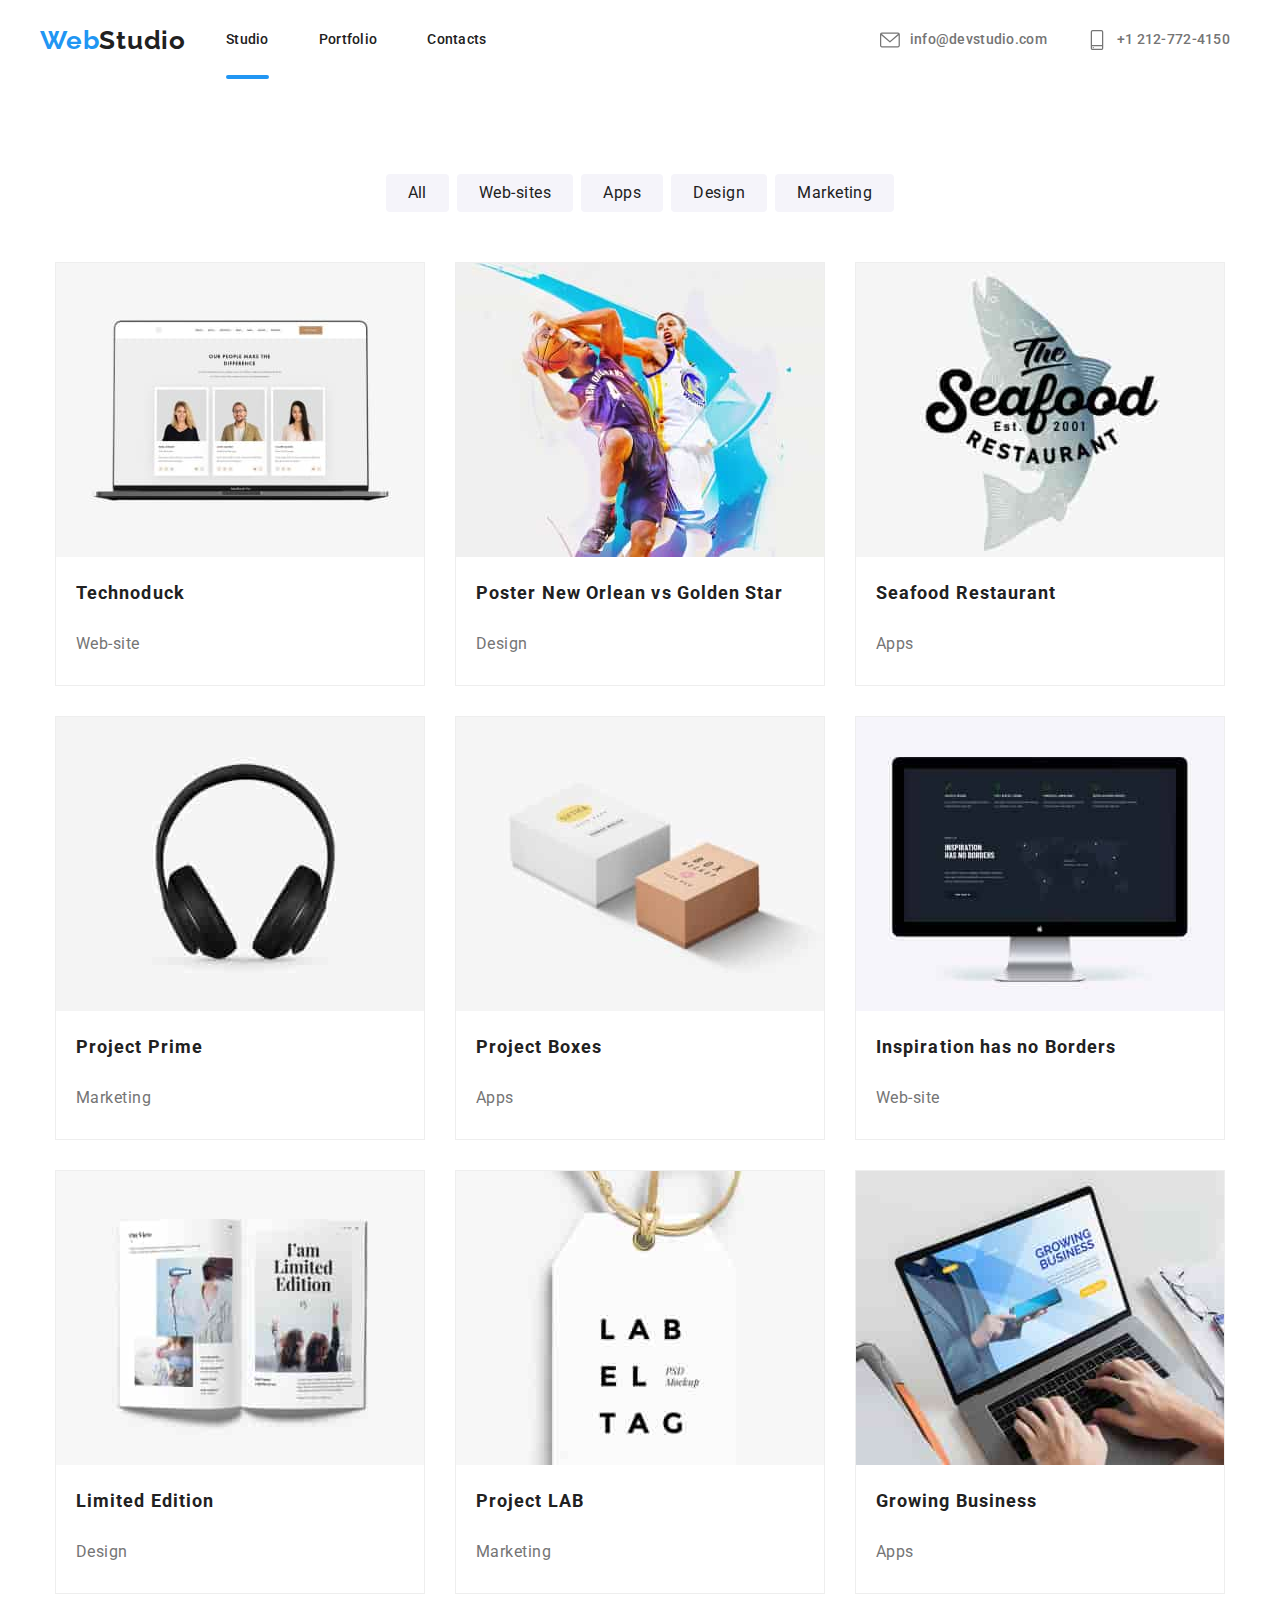
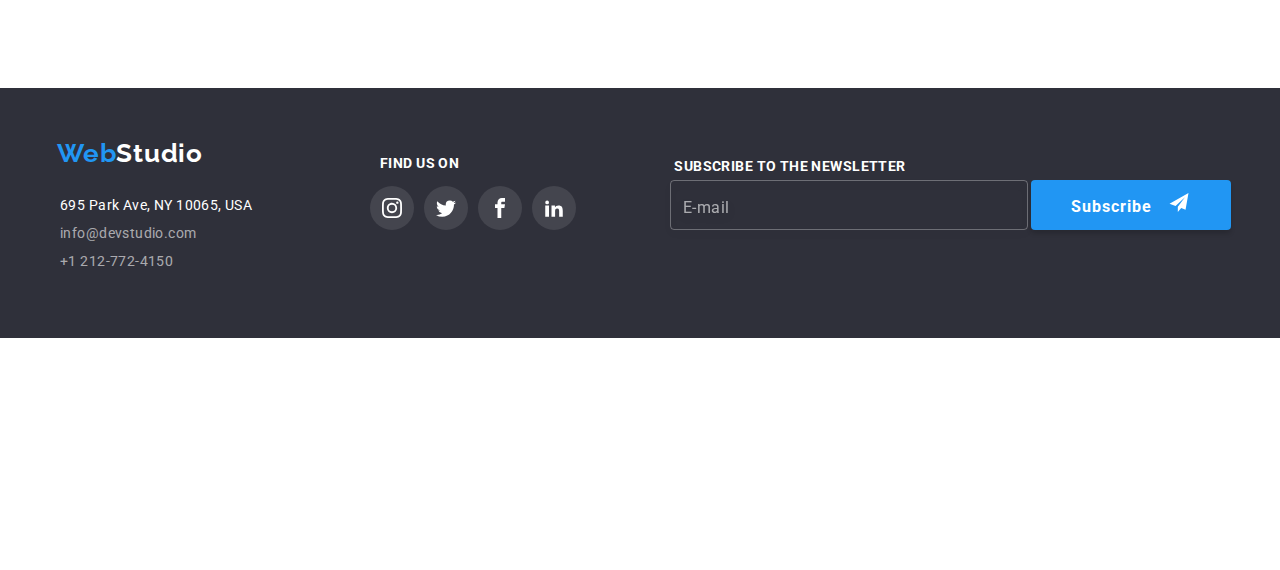
<file: portfolio.html>
<!DOCTYPE html>
<html lang="en">
  <head>
    <meta charset="utf-8" />
    <title>Portfolio</title>
    <link
      rel="stylesheet"
      href="https://cdnjs.cloudflare.com/ajax/libs/modern-normalize/1.0.0/modern-normalize.min.css"
    />
    <link rel="stylesheet" href="./css/main.min.css"/>
    <link rel="preconnect" href="https://fonts.googleapis.com" />
    <link rel="preconnect" href="https://fonts.gstatic.com" crossorigin />
    <link
      href="https://fonts.googleapis.com/css2?family=Raleway:wght@700&family=Roboto:wght@400;500;700;900&display=swap"
      rel="stylesheet"
    />
  </head>
  <body>
    <div class="header-border">
       <header class="page-header">
        <div class="container header-container">
          <a class="page-header__webstudio-header" href="#">Web</a>
          <nav class="page-header__header-navigation menu">
              <ul class="header-navigation__list">
                <li class="navigation-list__item">
                  <a class="navigation-list__link active--link" href="./index.html">Studio</a>
                </li>
                <li class="navigation-list__item">
                  <a class="navigation-list__link" href="./portfolio.html">Portfolio</a>
                </li>
                <li class="navigation-list__item">
                  <a class="navigation-list__link" href="Contacts">Contacts</a>
                </li>
              </ul>
          </nav>
        <ul class="header-contact-details__list menu">
          <li class="header-contact-details__item">
            <a class="header-contact-details__link" href="mailto:info@devstudio.com"
              ><svg class="header-contact-details__icon" width="20px" height="20px"><use xlink:href="./images/icons.svg#icon-envelope"></use></svg>info@devstudio.com</a
            >
          </li>
          <li class="header-contact-details__item">
            <a class="header-contact-details__link" href="tel:+1212-772-4150"
              ><svg class="header-contact-details__icon" width="20px" height="20px"><use xlink:href="./images/icons.svg#icon-smartphone"></use></svg>+1 212-772-4150</a
            >
          </li>
        </ul>
      <button
          class="menu-toggle js-open-menu"
          aria-expanded="false"
          aria-controls="mobile-menu"
        >
          <svg
            width="24"
            height="24"
            fill="currentColor"
            viewBox="0 0 20 20"
            xmlns="http://www.w3.org/2000/svg"
          >
            <path
              fill-rule="evenodd"
              d="M3 5a1 1 0 011-1h12a1 1 0 110 2H4a1 1 0 01-1-1zM3 10a1 1 0 011-1h12a1 1 0 110 2H4a1 1 0 01-1-1zM3 15a1 1 0 011-1h12a1 1 0 110 2H4a1 1 0 01-1-1z"
              clip-rule="evenodd"
            ></path>
          </svg>
        </button>
        </div>
      </header>
      </div>
    <main>
      <div class="container buttons">
        <ul class="buttons__list">
          <li><button class="buttons__list-item" type="button">All</button></li>
          <li><button class="buttons__list-item" type="button">Web-sites</button></li>
          <li><button class="buttons__list-item" type="button">Apps</button></li>
          <li><button class="buttons__list-item" type="button">Design</button></li>
          <li><button class="buttons__list-item" type="button">Marketing</button></li>
        </ul>
      </div>
      <section class="section cards">
        <ul class="cards__list">
          <li class="cards__item">
            <div class="cards__image-container">
              <div class="cards__image-overlay">Technoduck is a state-of-the-art coronavirus distribution platform. Companies use this platform for digital espionage and attacks on competitors' secure servers.</div>
            <img
              class="cards__image"
              src="./images/laptop.jpg"
              alt="laptop"
              width="370"
            />
            </div>
            <div class="cards__content">
            <h3 class="cards__title">Technoduck</h3>
            <p class="cards__description">Web-site</p>
            </div>
          </li>
          <li class="cards__item">
            <div class="cards__image-container">
              <div class="cards__image-overlay">Technoduck is a state-of-the-art coronavirus distribution platform. Companies use this platform for digital espionage and attacks on competitors' secure servers.</div>
            <img
              class="cards__image"
              src="./images/basketball.jpg"
              alt="basketball players"
              width="370"
            /></div>
            <div class="cards__content">
            <h3 class="cards__title">Poster New Orlean vs Golden Star</h3>
            <p class="cards__description">Design</p>
            </div>
          </li>
          <li class="cards__item">
            <div class="cards__image-container">
              <div class="cards__image-overlay">Technoduck is a state-of-the-art coronavirus distribution platform. Companies use this platform for digital espionage and attacks on competitors' secure servers.</div>
            <img
              class="cards__image"
              src="./images/print.jpg"
              alt="restaurant name"
              width="370"
            /></div>
             <div class="cards__content">
            <h3 class="cards__title">Seafood Restaurant</h3>
            <p class="cards__description">Apps</p>
            </div>
          </li>
          <li class="cards__item">
            <div class="cards__image-container">
              <div class="cards__image-overlay">Technoduck is a state-of-the-art coronavirus distribution platform. Companies use this platform for digital espionage and attacks on competitors' secure servers.</div>
            <img
              class="cards__image"
              src="./images/headphones.jpg"
              alt="headphones"
              width="370"
            /></div>
            <div class="cards__content">
            <h3 class="cards__title">Project Prime</h3>
            <p class="cards__description">Marketing</p>
            </div>
          </li>
          <li class="cards__item">
             <div class="cards__image-container">
              <div class="cards__image-overlay">Technoduck is a state-of-the-art coronavirus distribution platform. Companies use this platform for digital espionage and attacks on competitors' secure servers.</div>
            <img
              class="cards__image"
              src="./images/box.jpg"
              alt="Boxes"
              width="370"
            /></div>
            <div class="cards__content">
            <h3 class="cards__title">Project Boxes</h3>
            <p class="cards__description">Apps</p>
             </div>
          </li>
          <li class="cards__item">
             <div class="cards__image-container">
              <div class="cards__image-overlay">Technoduck is a state-of-the-art coronavirus distribution platform. Companies use this platform for digital espionage and attacks on competitors' secure servers.</div>
            <img
              class="cards__image"
              src="./images/pc.jpg"
              alt="computer"
              width="370"
            /></div>
            <div class="cards__content">
            <h3 class="cards__title">Inspiration has no Borders</h3>
            <p class="cards__description">Web-site</p>
            </div>
          </li>
          <li class="cards__item">
            <div class="cards__image-container">
              <div class="cards__image-overlay">Technoduck is a state-of-the-art coronavirus distribution platform. Companies use this platform for digital espionage and attacks on competitors' secure servers.</div>
            <img
              class="cards__image"
              src="./images/magazine.jpg"
              alt="magazine"
              width="370"
            /></div>
            <div class="cards__content">
            <h3 class="cards__title">Limited Edition</h3>
            <p class="cards__description">Design</p>
            </div>
          </li>
          <li class="cards__item">
             <div class="cards__image-container">
              <div class="cards__image-overlay">Technoduck is a state-of-the-art coronavirus distribution platform. Companies use this platform for digital espionage and attacks on competitors' secure servers.</div>
            <img
              class="cards__image"
              src="./images/label.jpg"
              alt="label"
              width="370"
            /></div>
            <div class="cards__content">
            <h3 class="cards__title">Project LAB</h3>
            <p class="cards__description">Marketing</p>
            </div>
          </li>
          <li class="cards__item">
            <div class="cards__image-container">
              <div class="cards__image-overlay">Technoduck is a state-of-the-art coronavirus distribution platform. Companies use this platform for digital espionage and attacks on competitors' secure servers.</div>
            <img
              class="cards__image"
              src="./images/typing.jpg"
              alt="typing on laptop"
              width="370"
            /></div>
            <div class="cards__content">
            <h3 class="cards__title">Growing Business</h3>
            <p class="cards__description">Apps</p>
            </div>
          </li>
        </ul>
        </div>
      </section>
    </main>
   <footer class="page-footer">
        <div class="container">
          <div class="left-side-footer">
          <a class="left-side-footer__webstudio webstudio-footer" href="#">Web</a>
          <address class="left-side-footer__contact footer-contact">
            <ul class="footer-contact__list">
              <li class="footer-contact__item">
                <a id="address" href="">695 Park Ave, NY 10065, USA</a>
              </li>
              <li class="footer-contact__item">
                <a class="footer-contact__link" href="mailto:info@devstudio.com"
                  >info@devstudio.com</a
                >
              </li>
              <li class="footer-contact__item">
                <a class="footer-contact__link" href="tel:+1212-772-4150"
                  >+1 212-772-4150</a
                >
              </li>
            </ul>
          </address>
          </div>
          <div class="right-side-footer">
          <p class="right-side-footer__icon-title">Find us on</p>
                <ul class="right-side-footer__icon-list">
                  <li class="right-side-footer__icon-item"><svg width="20px" height="20px"><use xlink:href="./images/icons.svg#icon-instagram"></use></svg></li>
                  <li class="right-side-footer__icon-item"><svg width="20px" height="20px"><use xlink:href="./images/icons.svg#icon-twitter"></use></svg></li>
                  <li class="right-side-footer__icon-item"><svg width="20px" height="20px"><use xlink:href="./images/icons.svg#icon-facebook"></use></svg></li>
                  <li class="right-side-footer__icon-item"><svg width="20px" height="20px"><use xlink:href="./images/icons.svg#icon-linkedin"></use></svg></li>
                </ul>
           </div>
           <form class="footer-form">
            <div class="footer-subscribe">
            <p class="footer-subscribe__title">Subscribe to the newsletter</p>
            <div class="footer-form__input">
            <label class="footer-form__label"><input class="footer-form__input-email" type="email" name="email" placeholder="E-mail"/></label>
          <button class="footer-form__button" type="submit">Subscribe<svg class="footer-form__button-icon-svg" width="24px" height="24px"><use xlink:href="./images/icons.svg#icon-icon-send"></use></svg></button>
          </div>
           </div>
        </form>
              </div>
              </li>
              </ul>
         </div>
      </footer>
  </body>
</html>
</file>
<file: css/main.min.css>
.logo,.webstudio-footer,.page-header__webstudio-header{display:flex;align-items:center;justify-content:center;color:#2196f3;text-decoration:none;font-family:"Raleway";font-weight:700;font-size:26px;line-height:1.93;letter-spacing:.03em}.page-header__webstudio-header::after{content:"Studio";color:#212121}.webstudio-footer{margin-bottom:20px;padding-top:40px}.webstudio-footer::after{content:"Studio";color:#fff}@media screen and (min-width: 768px){.webstudio-footer{margin-left:-400px}}@media screen and (min-width: 1200px){.webstudio-footer{margin-left:-1020px}}.navigation-header-contact,a.header-contact-details__link,.navigation-list__link{letter-spacing:.02em;text-decoration:none;transition:color 250ms cubic-bezier(0.4, 0, 0.2, 1)}.header-contact-details__icon{margin-right:10px}.page-header{background:#fff;height:80px;display:flex;width:100%;margin:0 auto}.page-header__header-navigation{display:flex;flex-grow:1}.header-navigation__list{display:flex;align-items:center;gap:50px;margin-left:40px}.navigation-list__link{color:#212121}.navigation-list__link:focus{color:#2196f3;cursor:pointer}.navigation-list__link:hover{color:#2196f3;cursor:pointer}.header-contact-details__list{display:flex;gap:30px}.header-contact-details__link{display:flex}.header-contact-details__link:hover{color:#2196f3;cursor:pointer}.header-contact-details__link:focus{color:#2196f3;cursor:pointer}a.header-contact-details__link{color:#757575;margin-right:10px;fill:#757575;transition:fill 250ms cubic-bezier(0.4, 0, 0.2, 1);align-items:center}a.header-contact-details__link:hover{fill:#2196f3;cursor:pointer}a.header-contact-details__link:focus{fill:#2196f3;cursor:pointer}.navigation-list__item .active--link{position:relative}.navigation-list__item .active--link::after{content:"";border:2px solid #2196f3;width:100%;position:absolute;bottom:-32px;border-radius:4px;visibility:visible;left:0}.header-container{display:flex;justify-content:space-between}@media screen and (min-width: 768px){.header-contact-details__list{flex-direction:column;gap:5px}.page-header{align-items:center;justify-content:center}}@media screen and (min-width: 1200px){.header-contact-details__list{gap:30px;flex-direction:row;margin-left:0 auto;align-items:center}}.footer-contact__link{line-height:1.14;letter-spacing:.03em;text-decoration:none;color:rgba(255,255,255,.6);font-style:normal;transition:color 250ms cubic-bezier(0.4, 0, 0.2, 1)}.footer-contact__link:hover{color:#2196f3;cursor:pointer}.footer-contact__link:focus{color:#2196f3;cursor:pointer}#address{letter-spacing:.03em;color:#fff;font-style:normal;text-decoration:none;transition:color 250ms cubic-bezier(0.4, 0, 0.2, 1)}#address:hover{color:#2196f3;cursor:pointer}#address:focus{color:#2196f3;cursor:pointer}.page-footer{font-weight:400;background:#2f303a;height:604px;width:100%}.right-side-footer__icon-title{color:#fff;text-transform:uppercase;font-weight:700;font-size:14px;line-height:1.14;letter-spacing:.03em;margin-left:100px}.right-side-footer__icon-item{display:flex;align-items:center;justify-content:center;fill:#fff;background-color:rgba(255,255,255,.1);border-radius:50%;width:44px;height:44px;transition:background-color 250ms cubic-bezier(0.4, 0, 0.2, 1)}.right-side-footer__icon-item:hover{background-color:#2196f3;cursor:pointer}.right-side-footer{display:inline-block;white-space:nowrap;overflow-x:auto;margin-bottom:40px;margin-left:90px;margin-top:40px}.right-side-footer__icon-list{display:flex;gap:10px;margin-left:40px}.footer-subscribe__title{font-family:"Roboto";font-weight:700;line-height:16px;letter-spacing:.03em;text-transform:uppercase;color:#fff;text-align:center}.footer-form__input-email{box-sizing:border-box;width:450px;height:50px;border:1px solid rgba(255,255,255,.3);filter:drop-shadow(0px 4px 4px rgba(0, 0, 0, 0.15));border-radius:4px;background-color:rgba(0,0,0,0);margin-bottom:20px}.footer-form__input-email::-moz-placeholder{font-size:16px;line-height:1.25;font-weight:400;letter-spacing:.03em;color:rgba(255,255,255,.6);position:relative;left:10px;top:3px}.footer-form__input-email::placeholder{font-size:16px;line-height:1.25;font-weight:400;letter-spacing:.03em;color:rgba(255,255,255,.6);position:relative;left:10px;top:3px}.footer-contact__link{margin-left:30px}.footer-contact__item{margin-bottom:20px;padding-left:140px}@media screen and (min-width: 768px){.footer-subscribe{position:relative;left:200px;bottom:-10px}.footer-subscribe__title{margin-right:300px}.page-footer{height:464px}.footer-contact__list{margin-left:-50px}.right-side-footer{position:relative;bottom:210px;left:350px}.footer-subscribe__title,.footer-form__label{position:relative;bottom:150px;left:-20px}}@media screen and (min-width: 1200px){.page-footer{height:250px}.footer-contact__item{margin-bottom:12px;margin-left:-70px}.right-side-footer{position:relative;left:200px;top:-180px}.right-side-footer__icon-title{margin-left:50px}.footer-subscribe{position:relative;left:650px;top:-170px}.footer-subscribe__title{position:relative;left:-350px;top:-140px}.footer-contact__link{margin-left:0}.footer-form__input-email{width:358px}}.btn{font-weight:700;font-size:16px;line-height:1.87;letter-spacing:.06em;color:#fff;border:none;background:#2196f3;border-radius:4px}.buttons-hover-focus,.buttons__list-item:focus,.buttons__list-item:hover{color:#fff;background:#2196f3;border-radius:4px;box-shadow:0px 3px 1px rgba(0,0,0,.1),0px 1px 2px rgba(0,0,0,.08),0px 2px 2px rgba(0,0,0,.12);cursor:pointer}.first-section__button{font-weight:700;font-size:16px;line-height:1.87;letter-spacing:.06em;color:#fff;border:none;background:#2196f3;border-radius:4px;padding-top:10px;padding-bottom:10px;width:200px;margin:0 auto;transition:box-shadow 250ms cubic-bezier(0.4, 0, 0.2, 1)}.first-section__button:hover{box-shadow:0px 4px 4px rgba(0,0,0,.15);cursor:pointer}.first-section__button:focus{box-shadow:0px 4px 4px rgba(0,0,0,.15);cursor:pointer}.modal__form-button{box-shadow:0px 4px 4px rgba(0,0,0,.15);cursor:pointer;font-weight:700;font-size:16px;line-height:1.87;letter-spacing:.06em;color:#fff;border:none;background:#2196f3;border-radius:4px;padding:10px 80px}.checkbox-button{display:flex;align-items:center;justify-content:center;flex-direction:row}.buttons__list{display:flex;align-items:center;justify-content:center;gap:8px;margin-bottom:50px;padding-top:94px}.buttons__list-item{font-size:16px;line-height:1.62;letter-spacing:.03em;border:none;color:#212121;background:#f5f4fa;border-radius:4px;padding:6px 22px;transition:color background-color box-shadow 250ms cubic-bezier(0.4, 0, 0.2, 1)}.footer-form__button{font-weight:700;font-size:16px;line-height:1.87;letter-spacing:.06em;color:#fff;border:none;background:#2196f3;border-radius:4px;box-shadow:0px 4px 4px rgba(0,0,0,.15);cursor:pointer;width:200px;height:50px;margin-left:140px}.footer-form__button-icon-svg{margin-left:15px;padding-top:5px}@media screen and (min-width: 768px){.footer-form__button{font-weight:700;font-size:16px;line-height:1.87;letter-spacing:.06em;color:#fff;border:none;background:#2196f3;border-radius:4px;box-shadow:0px 4px 4px rgba(0,0,0,.15);cursor:pointer;position:relative;left:-30px;top:-150px}}@media screen and (min-width: 1200px){.footer-form__button{font-weight:700;font-size:16px;line-height:1.87;letter-spacing:.06em;color:#fff;border:none;background:#2196f3;border-radius:4px;box-shadow:0px 4px 4px rgba(0,0,0,.15);cursor:pointer;position:relative;top:-148px;left:-160px}}.first-section__heading{letter-spacing:.06em;text-align:center;font-weight:900;font-size:26px;line-height:42px;color:#fff;text-transform:uppercase;padding-top:80px;padding-left:70px;padding-right:70px}.first-section{padding-top:70px;background:#2f303a;height:490px;margin-bottom:94px;text-align:center;background-image:url(./../../images/team-m-1x.png);background-color:rgba(47,48,58,.4);background-blend-mode:multiply;background-size:cover;background-repeat:no-repeat}@media screen and (min-width: 768px){.first-section{background-image:url("./../../images/team-t-1x.jpg");background-color:rgba(47,48,58,.4)}.first-section__heading{padding-top:80px;padding-right:200px;padding-left:200px}}@media screen and (min-width: 1200px){.first-section{background-image:url(./../images/team.jpg);background-color:rgba(47,48,58,.4);height:600px}.first-section__heading{font-size:44px;padding-top:50px;padding-left:250px;padding-right:250px;line-height:1.36}}@media screen and (min-device-pixel-ratio: 2),screen and (-webkit-min-device-pixel-ratio: 2),screen and (min-resolution: 192dpi),screen and (min-resolution: 2dppx){.first-section{background-image:url("/images/team-m-2x.png");background-color:rgba(47,48,58,.4)}}@media screen and (min-width: 768px)and (min-device-pixel-ratio: 2),screen and (min-width: 768px)and (-webkit-min-device-pixel-ratio: 2),screen and (min-width: 768px)and (min-resolution: 192dpi),screen and (min-width: 768px)and (min-resolution: 2dppx){.first-section{background-image:url("/images/team-t-2x.jpg");background-color:rgba(47,48,58,.4)}}@media screen and (min-width: 1200px)and (min-device-pixel-ratio: 2),screen and (min-width: 1200px)and (-webkit-min-device-pixel-ratio: 2),screen and (min-width: 1200px)and (min-resolution: 192dpi),screen and (min-width: 1200px)and (min-resolution: 2dppx){.first-section{background-image:url("/images/team-t-2x.jpg");background-color:rgba(47,48,58,.4)}}.modal-form,.modal__form-label,.modal-form-advance{text-align:left;display:block;transition:fill border 250ms cubic-bezier(0.4, 0, 0.2, 1)}.modal-form-advance{box-sizing:border-box;border:1px solid;border-radius:4px}.modal__form-textarea::-moz-placeholder{font-size:12px;line-height:1.16;letter-spacing:.01em}.label-placeholder,.modal__form-textarea::placeholder,.modal__form-label{font-size:12px;line-height:1.16;letter-spacing:.01em}.modal{position:absolute;left:50%;top:50%;transform:translate(-50%, -50%);width:528px;height:650px;background-color:#fff;box-shadow:0px 1px 3px rgba(0,0,0,.12),0px 1px 1px rgba(0,0,0,.14),0px 2px 1px rgba(0,0,0,.2);border-radius:4px}.is-hidden{pointer-events:none;opacity:0;visibility:hidden}.modal__close-button{float:right;border:1px solid;border-radius:50%;padding-left:10px;padding-right:10px;padding-bottom:10px;padding-top:8px;width:30px;height:30px;background:#fff;transition:fill 250ms cubic-bezier(0.4, 0, 0.2, 1)}.modal__close-button:hover{fill:#2196f3;cursor:pointer;text-decoration:none}.modal__close-button:focus{fill:#2196f3;cursor:pointer;text-decoration:none}.backdrop{position:fixed;top:0;right:0;bottom:0;left:0;background-color:rgba(0,0,0,.2);opacity:1;transition:opacity 250ms cubic-bezier(0.4, 0, 0.2, 1)}.modal__form-title{font-weight:700;font-size:20px;line-height:23px;text-align:center;letter-spacing:.03em;color:#212121}.modal__form-container{margin:0 auto;width:450px}.modal__form-input{width:448px;height:40px;margin-top:4px}.modal__form-textarea{width:448px;height:120px;margin-top:4px}.terms{color:#2196f3}.modal-icons{position:relative;bottom:25px;left:10px}.modal__form-replaced-checkbox{margin-top:17px;width:16px;height:15px;border-radius:2px;border:2px solid #212121;margin-right:10px}.terms-text{font-weight:400;font-size:14px;line-height:1.71;letter-spacing:.03em;color:#757575}.modal__form-checkbox{visibility:hidden}.modal__form-checkbox:checked+.modal__form-replaced-checkbox{background:#2196f3;border-color:#2196f3}.checkbox-mark{position:static;top:-2px;fill:#fff}.modal__form-label{margin-bottom:20px;font-weight:400;color:#757575}.modal__form-label:hover{fill:#2196f3}.modal__form-input{padding-left:30px}.modal__form-input:hover{border:1px solid;cursor:pointer}.modal__form-textarea{overflow:hidden}.modal__form-textarea::-moz-placeholder{color:rgba(117,117,117,.5);position:relative;left:16px;top:12px}.modal__form-textarea::placeholder{color:rgba(117,117,117,.5);position:relative;left:16px;top:12px}.modal__form-textarea:hover{border:1px solid;cursor:pointer}.values__title{font-weight:700;letter-spacing:.03em;text-transform:uppercase;text-align:left;color:#212121;text-align:center}.second-section{padding-bottom:94px}.values__description{font-weight:400;line-height:1.71;letter-spacing:.03em;color:#757575;text-align:left}@media screen and (min-width: 768px){.second-section__list{display:grid;grid-template-columns:repeat(2, 354px);grid-auto-rows:auto;justify-content:space-between}.second-section__list .svg-box{width:354px;gap:30px;display:flex;justify-content:center}.second-section__list .values__description{text-align:left}.second-section__list .values__title{text-align:left}}@media screen and (min-width: 1200px){.second-section__list{display:flex;align-items:center;justify-content:center;gap:30px}.second-section__list .svg-box{width:270px;display:flex;justify-content:center;align-items:center}.second-section__list .values__description{text-align:left}.second-section__list .values__title{text-align:left}}.svg-box{background:#f5f4fa;border:1px #afb1b8;box-sizing:border-box;width:450px;height:120px;display:flex;justify-content:center;align-items:center}.activities__title{font-weight:700;font-size:36px;line-height:1.16;letter-spacing:.03em;text-align:center;color:#212121}.third-section{padding-bottom:94px;width:100%}.activities__list{display:flex;align-items:center;justify-content:center;gap:30px}.activity-container__description{font-weight:700;line-height:1.14;text-align:center;letter-spacing:.03em;text-transform:uppercase;color:#fff;padding-top:15px}.activity-container{position:absolute;width:370px;height:70px;background:rgba(47,48,58,.8);top:1345px}@media screen and (max-width: 1199px){.third-section{display:none}}@media screen and (min-width: 1200px){.third-section{-webkit-padding-start:0px;padding-inline-start:0px}.activities__list{gap:40px}}.team-text,.team__name,.team__title{font-weight:700;letter-spacing:.03em;text-align:center;color:#212121}.team__title{font-size:36px;line-height:1.16}.team__name{padding-left:20px}.forth-section{background:#f5f4fa;padding-top:94px;padding-bottom:94px}.team__list{display:grid;grid-template-columns:repeat(1, 270px);grid-auto-rows:auto;gap:30px}.team__item{box-shadow:0px 1px 3px rgba(0,0,0,.12),0px 1px 1px rgba(0,0,0,.14),0px 2px 1px rgba(0,0,0,.2);border-radius:4px;background:#fff;width:450px}.team__job-description{text-align:center;font-style:normal;font-weight:400;line-height:1.71;letter-spacing:.03em;color:#757575}.social-media-icons__list{display:flex;align-items:center;justify-content:center;gap:10px;padding:0px;margin-bottom:30px}.social-media-icons__item{fill:#afb1b8;border-radius:50%;display:flex;align-items:center;justify-content:center;width:44px;height:44px;transition:fill,background-color 250ms cubic-bezier(0.4, 0, 0.2, 1)}.social-media-icons__item:hover{background-color:#2196f3;border-radius:50%;display:flex;align-items:center;justify-content:center;fill:#fff;cursor:pointer}@media screen and (min-width: 768px){.team__list{display:flex;flex-wrap:wrap;justify-content:space-evenly;padding:0}.team__item{width:354px}}@media screen and (min-width: 1200px){.team__list{flex-direction:row}.team__item{width:270px}}.customers__title{font-weight:700;font-size:36px;line-height:1.16;letter-spacing:.03em;text-align:center;color:#212121}.icons__list{display:grid;grid-template-columns:repeat(2, 210px);grid-auto-rows:auto;gap:30px;margin-top:50px}.icons__item{box-sizing:border-box;border:1px solid;border:1px solid #afb1b8;border-radius:4px;width:210px;height:92px;display:flex;align-items:center;justify-content:center;-webkit-padding-start:0px;padding-inline-start:0px;fill:#afb1b8;transition:fill 250ms cubic-bezier(0.4, 0, 0.2, 1)}.icons__item:hover{border:1px solid;fill:#2196f3;cursor:pointer}.customers__icons{margin-top:94px;margin-bottom:94px}@media screen and (min-width: 768px){.icons__list{display:flex;flex-wrap:wrap;justify-content:space-evenly;padding:0}}@media screen and (min-width: 1200px){.icons__list{flex-direction:row;gap:30px;justify-content:center}.icons__item{width:170px}}.cards__title{font-weight:700;letter-spacing:.03em;text-align:center;color:#212121;padding-left:20px;font-family:"Roboto";font-size:18px;line-height:2;letter-spacing:.06em;text-align:left}.cards__list{display:grid;grid-template-columns:repeat(3, 370px);grid-auto-rows:auto;grid-gap:30px;justify-content:center;padding-bottom:94px}.cards__item{box-sizing:border-box;border:1px solid #eee;transition:box-shadow 250ms cubic-bezier(0.4, 0, 0.2, 1)}.cards__item:hover{box-shadow:0px 1px 1px rgba(0,0,0,.12),0px 4px 4px rgba(0,0,0,.06),1px 4px 6px rgba(0,0,0,.16);cursor:pointer}.cards__description{color:#757575;font-weight:400;font-size:16px;line-height:1.87;letter-spacing:.03em;padding-left:20px}.cards__content{height:110px}.cards__image-container{height:294px;overflow:hidden;position:relative}.cards__image-container:hover .cards__image-overlay{transform:translateY(0px)}.cards__image-overlay{height:294px;width:370px;position:absolute;background:rgba(33,150,243,.9);transform:translateY(101%);transition:transform 250ms linear;font-family:"Roboto";font-weight:400;font-size:18px;line-height:28px;letter-spacing:.03em;padding:60px 30px;color:#fff}@media(max-width: 768px){.menu{display:none}}.menu-toggle{min-height:40px;min-width:40px;background-color:rgba(0,0,0,0);cursor:pointer;border:none;outline:none;display:flex;align-items:center;justify-content:center}.menu-toggle:hover,.menu-toggle:focus{background-color:#fff}.menu-toggle:hover svg,.menu-toggle:focus svg{fill:#2196f3}@media(min-width: 768px){.menu-toggle,.menu-container{display:none}}.menu-container{position:fixed;top:0;left:0;width:100vw;height:100vh;padding:32px;background-color:#fff;z-index:999;transform:translateX(100%);transition:transform 250ms ease-in-out;box-shadow:0px 4px 8px rgba(0,0,0,.04),0px 2px 4px rgba(0,0,0,.08),0px 1px 3px rgba(0,0,0,.16)}.menu-container .menu-toggle{position:absolute;top:16px;right:16px;color:#000}.menu-container .menu-toggle:hover{color:#2196f3}.menu-contact__link,.menu-navigation__link{font-family:"Roboto";font-style:normal;font-weight:500;font-size:40px;line-height:47px;letter-spacing:.02em;color:#212121;text-decoration:none}.menu-contact__link--phone{font-family:"Roboto";font-style:normal;font-weight:500;font-size:34px;line-height:40px;letter-spacing:.02em;color:#2196f3;text-decoration:none}.menu-contact__link--email{font-family:"Roboto";font-style:normal;font-weight:500;font-size:24px;line-height:28px;letter-spacing:.02em;color:#757575;text-decoration:none}.menu-contact__item,.menu-navigation__item{margin-bottom:32px}.menu-navigation__link:hover{color:#2196f3}.menu-list-contact{margin-top:400px;-webkit-padding-start:0;padding-inline-start:0;margin-bottom:80px}.menu-social-media__link{font-family:"Roboto";font-style:normal;font-weight:500;font-size:18px;line-height:22px;letter-spacing:.02em;color:#2196f3;text-decoration:none}.menu-container.is-open{transform:translateX(0)}.menu-social-media{display:flex;gap:5px;justify-content:flex-start;-webkit-padding-start:0;padding-inline-start:0}.menu-list{-webkit-padding-start:0;padding-inline-start:0}.vertical-line{width:22px;border:1px solid rgba(33,33,33,.2);transform:rotate(90deg)}ul{list-style:none}body{font-family:"Roboto",sans-serif;color:#212121;font-style:normal;font-weight:500;font-size:14px;line-height:1.14}.container{margin:0 auto;width:480px}@media screen and (min-width: 768px){.container{width:768px}}@media screen and (min-width: 1200px){.container{width:1200px}}ul{-webkit-padding-start:0px;padding-inline-start:0px;-webkit-margin-before:0em;margin-block-start:0em;-webkit-margin-after:0em;margin-block-end:0em}body::-webkit-scrollbar{display:none}/*# sourceMappingURL=main.min.css.map */
</file>
